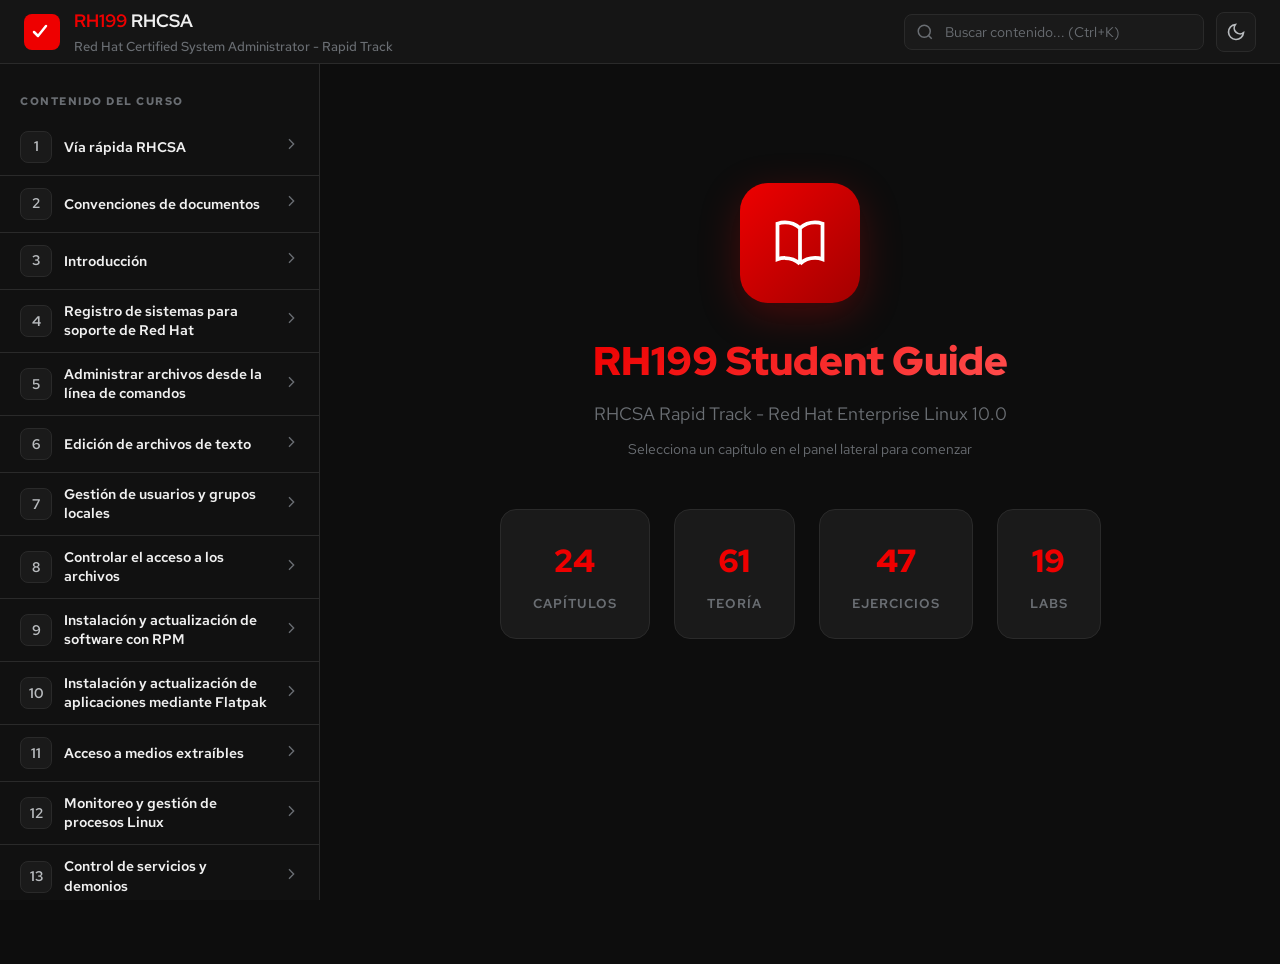
<file: 199/index.html>
<!DOCTYPE html>
<html lang="es" data-theme="dark">
<head>
  <meta charset="UTF-8">
  <meta name="viewport" content="width=device-width, initial-scale=1.0">
  <meta name="description" content="RH199 - RHCSA Rapid Track - Red Hat Certified System Administrator - Guía interactiva del estudiante">
  <title>RH199 | RHCSA Rapid Track</title>
  <link rel="icon" href="data:image/svg+xml,<svg xmlns='http://www.w3.org/2000/svg' viewBox='0 0 100 100'><rect fill='%23EE0000' rx='20' width='100' height='100'/><text x='50' y='68' text-anchor='middle' fill='white' font-size='48' font-weight='bold' font-family='sans-serif'>R</text></svg>">
  <link rel="stylesheet" href="css/styles.css">
</head>
<body>

  <!-- HEADER -->
  <header class="header">
    <div class="header-logo">
      <button class="btn-icon sidebar-toggle" id="sidebarToggle" aria-label="Toggle sidebar">
        <svg viewBox="0 0 24 24" fill="none" stroke="currentColor" stroke-width="2"><path d="M3 12h18M3 6h18M3 18h18"/></svg>
      </button>
      <svg viewBox="0 0 36 36" fill="none">
        <rect width="36" height="36" rx="8" fill="#EE0000"/>
        <path d="M10 18l4 4 8-10" stroke="white" stroke-width="2.5" stroke-linecap="round" stroke-linejoin="round"/>
      </svg>
      <div>
        <div class="header-logo-text"><span>RH199</span> RHCSA</div>
        <div class="header-course">Red Hat Certified System Administrator - Rapid Track</div>
      </div>
    </div>

    <div class="header-actions">
      <div class="header-search">
        <svg class="search-icon" viewBox="0 0 24 24" fill="none" stroke="currentColor" stroke-width="2"><circle cx="11" cy="11" r="8"/><path d="M21 21l-4.35-4.35"/></svg>
        <input type="text" id="searchInput" placeholder="Buscar contenido... (Ctrl+K)" autocomplete="off">
      </div>
      <button class="btn-icon" id="themeToggle" aria-label="Cambiar tema">
        <svg id="themeIcon" viewBox="0 0 24 24" fill="none" stroke="currentColor" stroke-width="2"><path d="M21 12.79A9 9 0 1111.21 3a7 7 0 009.79 9.79z"/></svg>
      </button>
    </div>
  </header>

  <!-- LAYOUT -->
  <div class="app-layout">
    <!-- SIDEBAR -->
    <nav class="sidebar" id="sidebar">
      <div class="sidebar-section-title">Contenido del curso</div>
      <div id="chapterList"></div>
    </nav>

    <!-- MAIN -->
    <main class="main-content" id="mainContent">
      <div class="welcome-screen" id="welcomeScreen">
        <div class="welcome-icon">
          <svg viewBox="0 0 24 24" fill="none" stroke="currentColor" stroke-width="1.5"><path d="M12 6.042A8.967 8.967 0 006 3.75c-1.052 0-2.062.18-3 .512v14.25A8.987 8.987 0 016 18c2.305 0 4.408.867 6 2.292m0-14.25a8.966 8.966 0 016-2.292c1.052 0 2.062.18 3 .512v14.25A8.987 8.987 0 0018 18a8.967 8.967 0 00-6 2.292m0-14.25v14.25"/></svg>
        </div>
        <h1>RH199 Student Guide</h1>
        <p>RHCSA Rapid Track - Red Hat Enterprise Linux 10.0</p>
        <p style="font-size: 0.9rem; color: var(--text-muted);">Selecciona un capítulo en el panel lateral para comenzar</p>
        <div class="welcome-stats" id="welcomeStats">
          <!-- Stats will be populated dynamically from structure.json -->
        </div>
      </div>

      <div class="content-view" id="contentView" style="display:none;"></div>
    </main>
  </div>

  <!-- SEARCH OVERLAY -->
  <div class="search-overlay" id="searchOverlay"></div>
  <div class="search-results" id="searchResults"></div>

  <!-- BACK TO TOP -->
  <button class="back-to-top" id="backToTop" aria-label="Volver arriba">
    <svg viewBox="0 0 24 24" fill="none" stroke="currentColor" stroke-width="2.5"><path d="M18 15l-6-6-6 6"/></svg>
  </button>

  <script src="js/app.js"></script>
</body>
</html>
</file>
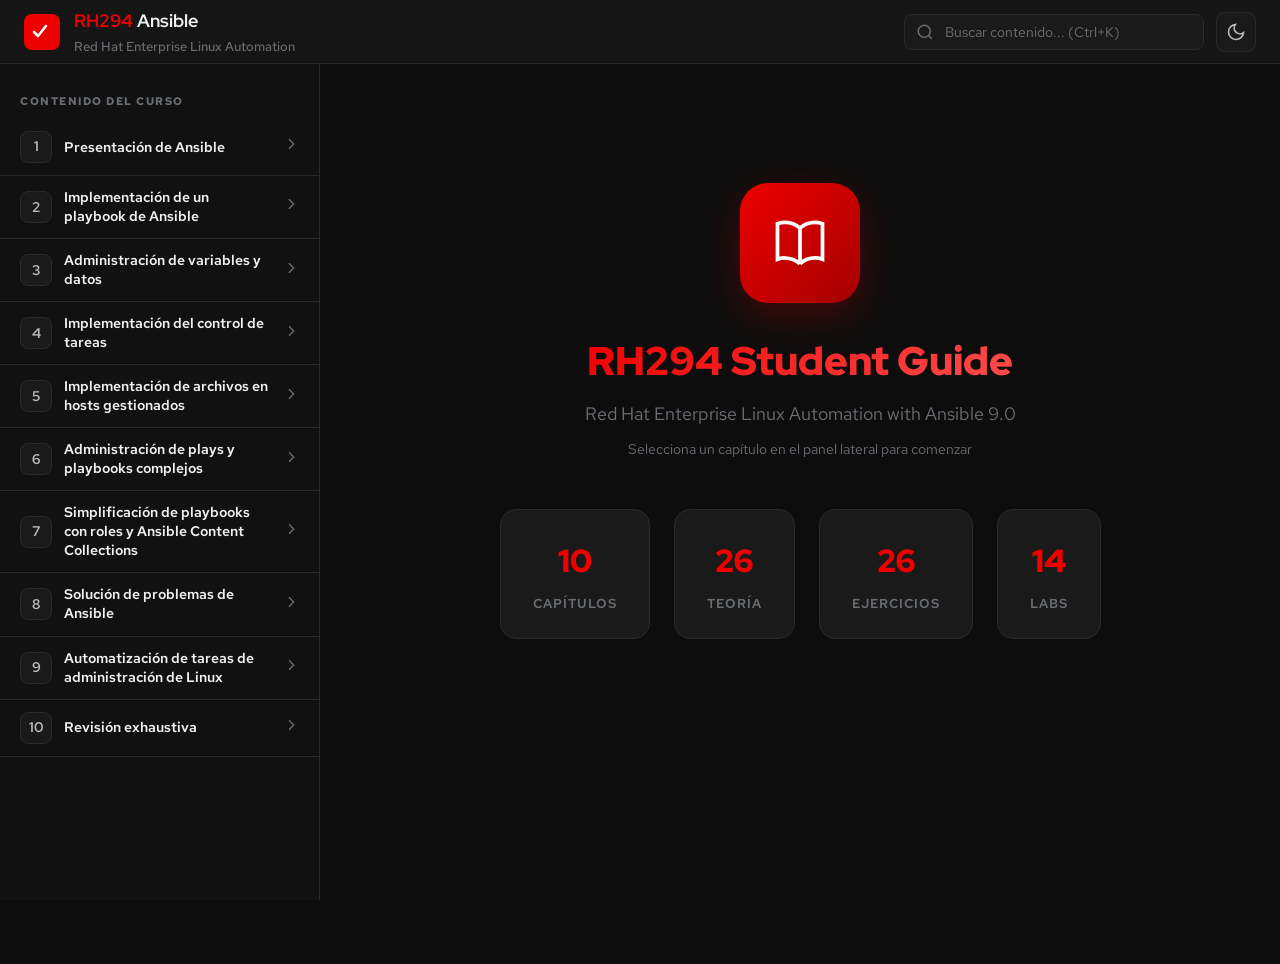
<file: 294/index.html>
<!DOCTYPE html>
<html lang="es" data-theme="dark">
<head>
  <meta charset="UTF-8">
  <meta name="viewport" content="width=device-width, initial-scale=1.0">
  <meta name="description" content="RH294 - Red Hat Enterprise Linux Automation with Ansible - Student Guide interactiva">
  <title>RH294 | Red Hat Ansible Automation</title>
  <link rel="icon" href="data:image/svg+xml,<svg xmlns='http://www.w3.org/2000/svg' viewBox='0 0 100 100'><rect fill='%23EE0000' rx='20' width='100' height='100'/><text x='50' y='68' text-anchor='middle' fill='white' font-size='48' font-weight='bold' font-family='sans-serif'>A</text></svg>">
  <link rel="stylesheet" href="css/styles.css">
</head>
<body>

  <!-- HEADER -->
  <header class="header">
    <div class="header-logo">
      <button class="btn-icon sidebar-toggle" id="sidebarToggle" aria-label="Toggle sidebar">
        <svg viewBox="0 0 24 24" fill="none" stroke="currentColor" stroke-width="2"><path d="M3 12h18M3 6h18M3 18h18"/></svg>
      </button>
      <svg viewBox="0 0 36 36" fill="none">
        <rect width="36" height="36" rx="8" fill="#EE0000"/>
        <path d="M10 18l4 4 8-10" stroke="white" stroke-width="2.5" stroke-linecap="round" stroke-linejoin="round"/>
      </svg>
      <div>
        <div class="header-logo-text"><span>RH294</span> Ansible</div>
        <div class="header-course">Red Hat Enterprise Linux Automation</div>
      </div>
    </div>

    <div class="header-actions">
      <div class="header-search">
        <svg class="search-icon" viewBox="0 0 24 24" fill="none" stroke="currentColor" stroke-width="2"><circle cx="11" cy="11" r="8"/><path d="M21 21l-4.35-4.35"/></svg>
        <input type="text" id="searchInput" placeholder="Buscar contenido... (Ctrl+K)" autocomplete="off">
      </div>
      <button class="btn-icon" id="themeToggle" aria-label="Cambiar tema">
        <svg id="themeIcon" viewBox="0 0 24 24" fill="none" stroke="currentColor" stroke-width="2"><path d="M21 12.79A9 9 0 1111.21 3a7 7 0 009.79 9.79z"/></svg>
      </button>
    </div>
  </header>

  <!-- LAYOUT -->
  <div class="app-layout">
    <!-- SIDEBAR -->
    <nav class="sidebar" id="sidebar">
      <div class="sidebar-section-title">Contenido del curso</div>
      <div id="chapterList"></div>
    </nav>

    <!-- MAIN -->
    <main class="main-content" id="mainContent">
      <div class="welcome-screen" id="welcomeScreen">
        <div class="welcome-icon">
          <svg viewBox="0 0 24 24" fill="none" stroke="currentColor" stroke-width="1.5"><path d="M12 6.042A8.967 8.967 0 006 3.75c-1.052 0-2.062.18-3 .512v14.25A8.987 8.987 0 016 18c2.305 0 4.408.867 6 2.292m0-14.25a8.966 8.966 0 016-2.292c1.052 0 2.062.18 3 .512v14.25A8.987 8.987 0 0018 18a8.967 8.967 0 00-6 2.292m0-14.25v14.25"/></svg>
        </div>
        <h1>RH294 Student Guide</h1>
        <p>Red Hat Enterprise Linux Automation with Ansible 9.0</p>
        <p style="font-size: 0.9rem; color: var(--text-muted);">Selecciona un capítulo en el panel lateral para comenzar</p>
        <div class="welcome-stats">
          <div class="stat-card">
            <div class="stat-number">10</div>
            <div class="stat-label">Capítulos</div>
          </div>
          <div class="stat-card">
            <div class="stat-number">26</div>
            <div class="stat-label">Teoría</div>
          </div>
          <div class="stat-card">
            <div class="stat-number">26</div>
            <div class="stat-label">Ejercicios</div>
          </div>
          <div class="stat-card">
            <div class="stat-number">14</div>
            <div class="stat-label">Labs</div>
          </div>
        </div>
      </div>

      <div class="content-view" id="contentView" style="display:none;"></div>
    </main>
  </div>

  <!-- SEARCH OVERLAY -->
  <div class="search-overlay" id="searchOverlay"></div>
  <div class="search-results" id="searchResults"></div>

  <!-- BACK TO TOP -->
  <button class="back-to-top" id="backToTop" aria-label="Volver arriba">
    <svg viewBox="0 0 24 24" fill="none" stroke="currentColor" stroke-width="2.5"><path d="M18 15l-6-6-6 6"/></svg>
  </button>

  <script src="js/app.js"></script>
</body>
</html>
</file>
<file: 199/css/styles.css>
@import url('https://fonts.googleapis.com/css2?family=Red+Hat+Display:wght@400;500;600;700;900&family=Red+Hat+Text:wght@400;500;600;700&family=Red+Hat+Mono:wght@400;500;600;700&display=swap');

:root {
  --rh-red: #EE0000;
  --rh-red-dark: #A30000;
  --rh-red-light: #FF4D4D;
  --rh-black: #151515;
  --rh-gray-900: #1F1F1F;
  --rh-gray-800: #292929;
  --rh-gray-700: #383838;
  --rh-gray-600: #4D4D4D;
  --rh-gray-500: #6A6E73;
  --rh-gray-400: #8A8D90;
  --rh-gray-300: #B8BBBE;
  --rh-gray-200: #D2D2D2;
  --rh-gray-100: #E8E8E8;
  --rh-gray-50: #F5F5F5;
  --rh-white: #FFFFFF;
  --rh-blue: #0066CC;
  --rh-teal: #009596;
  --rh-green: #3E8635;
  --rh-orange: #F0AB00;
  --rh-purple: #6753AC;

  --bg-primary: #0D0D0D;
  --bg-secondary: #151515;
  --bg-card: #1A1A1A;
  --bg-card-hover: #222222;
  --bg-sidebar: #111111;
  --bg-code: #0A0A0A;
  --text-primary: #F0F0F0;
  --text-secondary: #B8BBBE;
  --text-muted: #6A6E73;
  --border-color: #2A2A2A;
  --border-active: #EE0000;
  --shadow-sm: 0 1px 3px rgba(0,0,0,0.4);
  --shadow-md: 0 4px 12px rgba(0,0,0,0.5);
  --shadow-lg: 0 8px 30px rgba(0,0,0,0.6);
  --sidebar-width: 320px;
  --header-height: 64px;
  --transition: all 0.3s cubic-bezier(0.4,0,0.2,1);
}

[data-theme="light"] {
  --bg-primary: #F5F5F5;
  --bg-secondary: #FFFFFF;
  --bg-card: #FFFFFF;
  --bg-card-hover: #FAFAFA;
  --bg-sidebar: #FAFAFA;
  --bg-code: #F0F0F0;
  --text-primary: #151515;
  --text-secondary: #383838;
  --text-muted: #6A6E73;
  --border-color: #D2D2D2;
  --shadow-sm: 0 1px 3px rgba(0,0,0,0.08);
  --shadow-md: 0 4px 12px rgba(0,0,0,0.1);
  --shadow-lg: 0 8px 30px rgba(0,0,0,0.12);
}

*, *::before, *::after { box-sizing: border-box; margin: 0; padding: 0; }

html { font-size: 16px; scroll-behavior: smooth; }

body {
  font-family: 'Red Hat Text', sans-serif;
  background: var(--bg-primary);
  color: var(--text-primary);
  line-height: 1.7;
  overflow: hidden;
  height: 100vh;
}

h1, h2, h3, h4, h5, h6 {
  font-family: 'Red Hat Display', sans-serif;
  font-weight: 700;
  line-height: 1.3;
  color: var(--text-primary);
}

/* ===== SCROLLBAR ===== */
::-webkit-scrollbar { width: 6px; height: 6px; }
::-webkit-scrollbar-track { background: transparent; }
::-webkit-scrollbar-thumb { background: var(--rh-gray-600); border-radius: 3px; }
::-webkit-scrollbar-thumb:hover { background: var(--rh-red); }

/* ===== HEADER ===== */
.header {
  position: fixed; top: 0; left: 0; right: 0;
  height: var(--header-height);
  background: var(--bg-secondary);
  border-bottom: 1px solid var(--border-color);
  display: flex; align-items: center;
  padding: 0 24px;
  z-index: 100;
  backdrop-filter: blur(12px);
}

.header-logo {
  display: flex; align-items: center; gap: 14px;
  min-width: calc(var(--sidebar-width) - 48px);
}

.header-logo svg { width: 36px; height: 36px; flex-shrink: 0; }

.header-logo-text {
  font-family: 'Red Hat Display', sans-serif;
  font-weight: 700; font-size: 1.15rem;
  color: var(--text-primary);
}

.header-logo-text span { color: var(--rh-red); }

.header-course {
  font-size: 0.8rem; color: var(--text-muted);
  font-weight: 500;
}

.header-actions {
  display: flex; align-items: center; gap: 12px; margin-left: auto;
}

.header-search {
  position: relative; width: 300px;
}

.header-search input {
  width: 100%; padding: 8px 16px 8px 40px;
  background: var(--bg-card);
  border: 1px solid var(--border-color);
  border-radius: 8px; color: var(--text-primary);
  font-family: 'Red Hat Text', sans-serif;
  font-size: 0.875rem;
  transition: var(--transition);
}

.header-search input:focus {
  outline: none; border-color: var(--rh-red);
  box-shadow: 0 0 0 3px rgba(238,0,0,0.15);
}

.header-search input::placeholder { color: var(--text-muted); }

.header-search .search-icon {
  position: absolute; left: 12px; top: 50%;
  transform: translateY(-50%); color: var(--text-muted);
  width: 18px; height: 18px;
}

.btn-icon {
  width: 40px; height: 40px;
  display: flex; align-items: center; justify-content: center;
  background: var(--bg-card); border: 1px solid var(--border-color);
  border-radius: 8px; color: var(--text-secondary);
  cursor: pointer; transition: var(--transition);
}

.btn-icon:hover {
  background: var(--bg-card-hover); color: var(--rh-red);
  border-color: var(--rh-red);
}

.btn-icon svg { width: 20px; height: 20px; }

/* ===== LAYOUT ===== */
.app-layout {
  display: flex;
  margin-top: var(--header-height);
  height: calc(100vh - var(--header-height));
}

/* ===== SIDEBAR ===== */
.sidebar {
  width: var(--sidebar-width);
  min-width: var(--sidebar-width);
  background: var(--bg-sidebar);
  border-right: 1px solid var(--border-color);
  overflow-y: auto;
  padding: 16px 0;
  transition: var(--transition);
}

.sidebar.collapsed {
  min-width: 0; width: 0; padding: 0;
  overflow: hidden;
}

.sidebar-section-title {
  font-size: 0.7rem; font-weight: 700;
  text-transform: uppercase; letter-spacing: 1.5px;
  color: var(--text-muted);
  padding: 12px 20px 8px;
}

.chapter-item {
  border-bottom: 1px solid var(--border-color);
}

.chapter-header {
  display: flex; align-items: center; gap: 12px;
  padding: 12px 20px; cursor: pointer;
  transition: var(--transition);
  position: relative;
}

.chapter-header:hover { background: var(--bg-card-hover); }

.chapter-header.active {
  background: rgba(238,0,0,0.08);
}

.chapter-header.active::before {
  content: ''; position: absolute;
  left: 0; top: 0; bottom: 0; width: 3px;
  background: var(--rh-red);
  border-radius: 0 2px 2px 0;
}

.chapter-number {
  width: 32px; height: 32px;
  display: flex; align-items: center; justify-content: center;
  background: var(--bg-card);
  border: 1px solid var(--border-color);
  border-radius: 8px;
  font-family: 'Red Hat Display', sans-serif;
  font-weight: 700; font-size: 0.85rem;
  color: var(--text-secondary);
  flex-shrink: 0;
  transition: var(--transition);
}

.chapter-header.active .chapter-number {
  background: var(--rh-red);
  border-color: var(--rh-red);
  color: var(--rh-white);
}

.chapter-title {
  font-size: 0.85rem; font-weight: 600;
  color: var(--text-primary);
  flex: 1; line-height: 1.4;
}

.chapter-toggle {
  color: var(--text-muted);
  transition: var(--transition);
  flex-shrink: 0;
}

.chapter-toggle.open { transform: rotate(90deg); }

.chapter-toggle svg { width: 16px; height: 16px; }

.chapter-sections {
  max-height: 0; overflow: hidden;
  transition: max-height 0.4s cubic-bezier(0.4,0,0.2,1);
}

.chapter-sections.open { max-height: 2000px; }

.section-item {
  display: flex; align-items: center; gap: 10px;
  padding: 8px 20px 8px 52px;
  cursor: pointer; font-size: 0.8rem;
  color: var(--text-secondary);
  transition: var(--transition);
  border-left: 2px solid transparent;
}

.section-item:hover {
  background: var(--bg-card-hover);
  color: var(--text-primary);
}

.section-item.active {
  color: var(--rh-red);
  background: rgba(238,0,0,0.05);
  font-weight: 600;
}

.section-badge {
  font-size: 0.65rem; padding: 2px 6px;
  border-radius: 4px; font-weight: 600;
  flex-shrink: 0; text-transform: uppercase;
  letter-spacing: 0.5px;
}

.badge-theory { background: rgba(0,102,204,0.15); color: var(--rh-blue); }
.badge-guided_exercise { background: rgba(0,149,150,0.15); color: var(--rh-teal); }
.badge-lab { background: rgba(238,0,0,0.12); color: var(--rh-red-light); }
.badge-quiz { background: rgba(103,83,172,0.15); color: var(--rh-purple); }
.badge-summary { background: rgba(62,134,53,0.15); color: var(--rh-green); }

/* ===== MAIN CONTENT ===== */
.main-content {
  flex: 1; overflow-y: auto;
  padding: 32px 48px;
  max-width: 100%;
}

.welcome-screen {
  display: flex; flex-direction: column;
  align-items: center; justify-content: center;
  min-height: 70vh; text-align: center;
  animation: fadeIn 0.6s ease;
}

.welcome-icon {
  width: 120px; height: 120px;
  background: linear-gradient(135deg, var(--rh-red), var(--rh-red-dark));
  border-radius: 28px; display: flex;
  align-items: center; justify-content: center;
  margin-bottom: 32px;
  box-shadow: 0 12px 40px rgba(238,0,0,0.25);
  animation: pulse 3s ease-in-out infinite;
}

.welcome-icon svg { width: 60px; height: 60px; color: white; }

.welcome-screen h1 {
  font-size: 2.5rem; font-weight: 900;
  margin-bottom: 12px;
  background: linear-gradient(135deg, var(--rh-red), var(--rh-red-light));
  -webkit-background-clip: text;
  -webkit-text-fill-color: transparent;
  background-clip: text;
}

.welcome-screen p {
  font-size: 1.1rem; color: var(--text-muted);
  max-width: 500px; margin-bottom: 8px;
}

.welcome-stats {
  display: flex; gap: 24px; margin-top: 40px;
}

.stat-card {
  background: var(--bg-card);
  border: 1px solid var(--border-color);
  border-radius: 16px; padding: 24px 32px;
  text-align: center;
  transition: var(--transition);
}

.stat-card:hover {
  transform: translateY(-4px);
  box-shadow: var(--shadow-md);
  border-color: var(--rh-red);
}

.stat-number {
  font-family: 'Red Hat Display', sans-serif;
  font-size: 2rem; font-weight: 900;
  color: var(--rh-red);
}

.stat-label {
  font-size: 0.8rem; color: var(--text-muted);
  font-weight: 600; text-transform: uppercase;
  letter-spacing: 1px; margin-top: 4px;
}

/* ===== CONTENT VIEW ===== */
.content-view { animation: fadeIn 0.4s ease; }

.content-header {
  margin-bottom: 32px;
  padding-bottom: 24px;
  border-bottom: 1px solid var(--border-color);
}

.content-breadcrumb {
  display: flex; align-items: center; gap: 8px;
  font-size: 0.8rem; color: var(--text-muted);
  margin-bottom: 12px;
}

.content-breadcrumb span { color: var(--rh-red); font-weight: 600; }

.content-header h1 {
  font-size: 1.8rem; font-weight: 800;
  margin-bottom: 8px;
}

.content-meta {
  display: flex; align-items: center; gap: 16px;
  font-size: 0.85rem; color: var(--text-muted);
}

.content-meta-item {
  display: flex; align-items: center; gap: 6px;
}

.content-meta-item svg { width: 16px; height: 16px; }

/* ===== TABS ===== */
.content-tabs {
  display: flex; gap: 4px;
  background: var(--bg-card);
  border: 1px solid var(--border-color);
  border-radius: 12px; padding: 4px;
  margin-bottom: 28px;
  overflow-x: auto;
}

.tab-btn {
  padding: 10px 20px;
  border: none; background: transparent;
  color: var(--text-secondary);
  font-family: 'Red Hat Text', sans-serif;
  font-size: 0.85rem; font-weight: 600;
  border-radius: 8px; cursor: pointer;
  transition: var(--transition);
  white-space: nowrap;
  display: flex; align-items: center; gap: 8px;
}

.tab-btn:hover { background: var(--bg-card-hover); color: var(--text-primary); }

.tab-btn.active {
  background: var(--rh-red);
  color: var(--rh-white);
  box-shadow: 0 2px 8px rgba(238,0,0,0.3);
}

.tab-count {
  font-size: 0.7rem;
  background: rgba(255,255,255,0.2);
  padding: 1px 6px; border-radius: 10px;
}

.tab-btn:not(.active) .tab-count {
  background: var(--bg-primary);
}

/* ===== SECTION CONTENT ===== */
.section-content {
  background: var(--bg-card);
  border: 1px solid var(--border-color);
  border-radius: 16px;
  padding: 36px;
  margin-bottom: 20px;
  transition: var(--transition);
  animation: slideUp 0.3s ease;
}

.section-content:hover {
  box-shadow: var(--shadow-sm);
}

.section-content-header {
  display: flex; align-items: center; justify-content: space-between;
  margin-bottom: 20px; padding-bottom: 16px;
  border-bottom: 1px solid var(--border-color);
}

.section-content-title {
  font-size: 1.2rem; font-weight: 700;
  display: flex; align-items: center; gap: 12px;
}

.section-type-icon {
  width: 36px; height: 36px;
  border-radius: 10px; display: flex;
  align-items: center; justify-content: center;
  flex-shrink: 0;
}

.section-type-icon.theory { background: rgba(0,102,204,0.12); color: var(--rh-blue); }
.section-type-icon.guided_exercise { background: rgba(0,149,150,0.12); color: var(--rh-teal); }
.section-type-icon.lab { background: rgba(238,0,0,0.1); color: var(--rh-red); }
.section-type-icon.quiz { background: rgba(103,83,172,0.12); color: var(--rh-purple); }
.section-type-icon.summary { background: rgba(62,134,53,0.12); color: var(--rh-green); }

.section-type-icon svg { width: 20px; height: 20px; }

.section-body {
  font-size: 0.95rem;
  line-height: 1.85;
  color: var(--text-secondary);
}

.section-body h2, .section-body h3, .section-body h4 {
  margin-top: 28px; margin-bottom: 12px;
}

.section-body h2 { font-size: 1.3rem; color: var(--rh-red); }
.section-body h3 { font-size: 1.1rem; }
.section-body h4 { font-size: 1rem; color: var(--text-muted); }

.section-body p { margin-bottom: 14px; }

.section-body ul, .section-body ol {
  margin: 12px 0; padding-left: 24px;
}

.section-body li { margin-bottom: 6px; }

.section-body pre {
  background: var(--bg-code);
  border: 1px solid var(--border-color);
  border-radius: 10px; padding: 20px;
  overflow-x: auto; margin: 16px 0;
  font-family: 'Red Hat Mono', monospace;
  font-size: 0.85rem; line-height: 1.6;
  position: relative;
}

.section-body code {
  font-family: 'Red Hat Mono', monospace;
  background: var(--bg-code);
  padding: 2px 8px; border-radius: 4px;
  font-size: 0.85em;
  color: var(--rh-red-light);
}

.section-body pre code {
  background: none; padding: 0;
  color: var(--text-primary);
}

.section-body table {
  width: 100%; border-collapse: collapse;
  margin: 16px 0;
}

.section-body th, .section-body td {
  padding: 10px 14px; text-align: left;
  border: 1px solid var(--border-color);
  font-size: 0.85rem;
}

.section-body th {
  background: var(--bg-code);
  font-weight: 700; color: var(--text-primary);
}

.section-body blockquote {
  border-left: 3px solid var(--rh-red);
  padding: 12px 20px;
  margin: 16px 0;
  background: rgba(238,0,0,0.04);
  border-radius: 0 8px 8px 0;
  color: var(--text-secondary);
  font-style: italic;
}

/* ===== PROGRESS BAR ===== */
.progress-bar-container {
  margin-top: 8px;
}

.progress-bar {
  height: 4px; background: var(--border-color);
  border-radius: 2px; overflow: hidden;
}

.progress-bar-fill {
  height: 100%;
  background: linear-gradient(90deg, var(--rh-red), var(--rh-red-light));
  border-radius: 2px;
  transition: width 0.5s ease;
}

.progress-text {
  font-size: 0.7rem; color: var(--text-muted);
  margin-top: 4px; text-align: right;
}

/* ===== SEARCH RESULTS ===== */
.search-overlay {
  position: fixed; top: var(--header-height);
  left: 0; right: 0; bottom: 0;
  background: rgba(0,0,0,0.6);
  backdrop-filter: blur(4px);
  z-index: 90; display: none;
  animation: fadeIn 0.2s ease;
}

.search-overlay.active { display: block; }

.search-results {
  position: fixed; top: var(--header-height);
  left: 50%; transform: translateX(-50%);
  width: 600px; max-height: 60vh;
  background: var(--bg-secondary);
  border: 1px solid var(--border-color);
  border-radius: 0 0 16px 16px;
  box-shadow: var(--shadow-lg);
  overflow-y: auto; z-index: 95;
  display: none; padding: 8px;
}

.search-results.active { display: block; }

.search-result-item {
  padding: 12px 16px;
  border-radius: 8px; cursor: pointer;
  transition: var(--transition);
}

.search-result-item:hover { background: var(--bg-card-hover); }

.search-result-title {
  font-weight: 600; font-size: 0.9rem;
  color: var(--text-primary); margin-bottom: 4px;
}

.search-result-chapter {
  font-size: 0.75rem; color: var(--rh-red); font-weight: 600;
}

.search-result-snippet {
  font-size: 0.8rem; color: var(--text-muted);
  margin-top: 4px;
}

.search-result-snippet mark {
  background: rgba(238,0,0,0.2);
  color: var(--rh-red-light);
  border-radius: 2px; padding: 0 2px;
}

.search-empty {
  padding: 32px; text-align: center;
  color: var(--text-muted);
}

/* ===== MOBILE ===== */
.sidebar-toggle {
  display: none;
}

@media (max-width: 900px) {
  .sidebar {
    position: fixed; top: var(--header-height);
    left: 0; bottom: 0;
    z-index: 80;
    transform: translateX(-100%);
  }
  .sidebar.mobile-open { transform: translateX(0); }
  .sidebar-toggle { display: flex; }
  .main-content { padding: 20px; }
  .header-search { width: 180px; }
  .welcome-stats { flex-direction: column; gap: 12px; }
  .welcome-screen h1 { font-size: 1.8rem; }
}

/* ===== ANIMATIONS ===== */
@keyframes fadeIn {
  from { opacity: 0; } to { opacity: 1; }
}

@keyframes slideUp {
  from { opacity: 0; transform: translateY(12px); }
  to { opacity: 1; transform: translateY(0); }
}

@keyframes pulse {
  0%, 100% { box-shadow: 0 12px 40px rgba(238,0,0,0.25); }
  50% { box-shadow: 0 12px 60px rgba(238,0,0,0.4); }
}

/* ===== LOADING ===== */
.loading-spinner {
  display: flex; align-items: center; justify-content: center;
  padding: 60px; color: var(--text-muted);
  gap: 12px;
}

.spinner {
  width: 24px; height: 24px;
  border: 3px solid var(--border-color);
  border-top-color: var(--rh-red);
  border-radius: 50%;
  animation: spin 0.8s linear infinite;
}

@keyframes spin {
  to { transform: rotate(360deg); }
}

/* ===== BACK TO TOP ===== */
.back-to-top {
  position: fixed; bottom: 24px; right: 24px;
  width: 44px; height: 44px;
  background: var(--rh-red);
  border: none; border-radius: 12px;
  color: white; cursor: pointer;
  display: none; align-items: center; justify-content: center;
  box-shadow: 0 4px 16px rgba(238,0,0,0.3);
  transition: var(--transition); z-index: 50;
}

.back-to-top:hover {
  transform: translateY(-3px);
  box-shadow: 0 6px 20px rgba(238,0,0,0.45);
}

.back-to-top.visible { display: flex; }
.back-to-top svg { width: 22px; height: 22px; }
</file>
<file: 294/css/styles.css>
@import url('https://fonts.googleapis.com/css2?family=Red+Hat+Display:wght@400;500;600;700;900&family=Red+Hat+Text:wght@400;500;600;700&family=Red+Hat+Mono:wght@400;500;600;700&display=swap');

:root {
  --rh-red: #EE0000;
  --rh-red-dark: #A30000;
  --rh-red-light: #FF4D4D;
  --rh-black: #151515;
  --rh-gray-900: #1F1F1F;
  --rh-gray-800: #292929;
  --rh-gray-700: #383838;
  --rh-gray-600: #4D4D4D;
  --rh-gray-500: #6A6E73;
  --rh-gray-400: #8A8D90;
  --rh-gray-300: #B8BBBE;
  --rh-gray-200: #D2D2D2;
  --rh-gray-100: #E8E8E8;
  --rh-gray-50: #F5F5F5;
  --rh-white: #FFFFFF;
  --rh-blue: #0066CC;
  --rh-teal: #009596;
  --rh-green: #3E8635;
  --rh-orange: #F0AB00;
  --rh-purple: #6753AC;

  --bg-primary: #0D0D0D;
  --bg-secondary: #151515;
  --bg-card: #1A1A1A;
  --bg-card-hover: #222222;
  --bg-sidebar: #111111;
  --bg-code: #0A0A0A;
  --text-primary: #F0F0F0;
  --text-secondary: #B8BBBE;
  --text-muted: #6A6E73;
  --border-color: #2A2A2A;
  --border-active: #EE0000;
  --shadow-sm: 0 1px 3px rgba(0,0,0,0.4);
  --shadow-md: 0 4px 12px rgba(0,0,0,0.5);
  --shadow-lg: 0 8px 30px rgba(0,0,0,0.6);
  --sidebar-width: 320px;
  --header-height: 64px;
  --transition: all 0.3s cubic-bezier(0.4,0,0.2,1);
}

[data-theme="light"] {
  --bg-primary: #F5F5F5;
  --bg-secondary: #FFFFFF;
  --bg-card: #FFFFFF;
  --bg-card-hover: #FAFAFA;
  --bg-sidebar: #FAFAFA;
  --bg-code: #F0F0F0;
  --text-primary: #151515;
  --text-secondary: #383838;
  --text-muted: #6A6E73;
  --border-color: #D2D2D2;
  --shadow-sm: 0 1px 3px rgba(0,0,0,0.08);
  --shadow-md: 0 4px 12px rgba(0,0,0,0.1);
  --shadow-lg: 0 8px 30px rgba(0,0,0,0.12);
}

*, *::before, *::after { box-sizing: border-box; margin: 0; padding: 0; }

html { font-size: 16px; scroll-behavior: smooth; }

body {
  font-family: 'Red Hat Text', sans-serif;
  background: var(--bg-primary);
  color: var(--text-primary);
  line-height: 1.7;
  overflow: hidden;
  height: 100vh;
}

h1, h2, h3, h4, h5, h6 {
  font-family: 'Red Hat Display', sans-serif;
  font-weight: 700;
  line-height: 1.3;
  color: var(--text-primary);
}

/* ===== SCROLLBAR ===== */
::-webkit-scrollbar { width: 6px; height: 6px; }
::-webkit-scrollbar-track { background: transparent; }
::-webkit-scrollbar-thumb { background: var(--rh-gray-600); border-radius: 3px; }
::-webkit-scrollbar-thumb:hover { background: var(--rh-red); }

/* ===== HEADER ===== */
.header {
  position: fixed; top: 0; left: 0; right: 0;
  height: var(--header-height);
  background: var(--bg-secondary);
  border-bottom: 1px solid var(--border-color);
  display: flex; align-items: center;
  padding: 0 24px;
  z-index: 100;
  backdrop-filter: blur(12px);
}

.header-logo {
  display: flex; align-items: center; gap: 14px;
  min-width: calc(var(--sidebar-width) - 48px);
}

.header-logo svg { width: 36px; height: 36px; flex-shrink: 0; }

.header-logo-text {
  font-family: 'Red Hat Display', sans-serif;
  font-weight: 700; font-size: 1.15rem;
  color: var(--text-primary);
}

.header-logo-text span { color: var(--rh-red); }

.header-course {
  font-size: 0.8rem; color: var(--text-muted);
  font-weight: 500;
}

.header-actions {
  display: flex; align-items: center; gap: 12px; margin-left: auto;
}

.header-search {
  position: relative; width: 300px;
}

.header-search input {
  width: 100%; padding: 8px 16px 8px 40px;
  background: var(--bg-card);
  border: 1px solid var(--border-color);
  border-radius: 8px; color: var(--text-primary);
  font-family: 'Red Hat Text', sans-serif;
  font-size: 0.875rem;
  transition: var(--transition);
}

.header-search input:focus {
  outline: none; border-color: var(--rh-red);
  box-shadow: 0 0 0 3px rgba(238,0,0,0.15);
}

.header-search input::placeholder { color: var(--text-muted); }

.header-search .search-icon {
  position: absolute; left: 12px; top: 50%;
  transform: translateY(-50%); color: var(--text-muted);
  width: 18px; height: 18px;
}

.btn-icon {
  width: 40px; height: 40px;
  display: flex; align-items: center; justify-content: center;
  background: var(--bg-card); border: 1px solid var(--border-color);
  border-radius: 8px; color: var(--text-secondary);
  cursor: pointer; transition: var(--transition);
}

.btn-icon:hover {
  background: var(--bg-card-hover); color: var(--rh-red);
  border-color: var(--rh-red);
}

.btn-icon svg { width: 20px; height: 20px; }

/* ===== LAYOUT ===== */
.app-layout {
  display: flex;
  margin-top: var(--header-height);
  height: calc(100vh - var(--header-height));
}

/* ===== SIDEBAR ===== */
.sidebar {
  width: var(--sidebar-width);
  min-width: var(--sidebar-width);
  background: var(--bg-sidebar);
  border-right: 1px solid var(--border-color);
  overflow-y: auto;
  padding: 16px 0;
  transition: var(--transition);
}

.sidebar.collapsed {
  min-width: 0; width: 0; padding: 0;
  overflow: hidden;
}

.sidebar-section-title {
  font-size: 0.7rem; font-weight: 700;
  text-transform: uppercase; letter-spacing: 1.5px;
  color: var(--text-muted);
  padding: 12px 20px 8px;
}

.chapter-item {
  border-bottom: 1px solid var(--border-color);
}

.chapter-header {
  display: flex; align-items: center; gap: 12px;
  padding: 12px 20px; cursor: pointer;
  transition: var(--transition);
  position: relative;
}

.chapter-header:hover { background: var(--bg-card-hover); }

.chapter-header.active {
  background: rgba(238,0,0,0.08);
}

.chapter-header.active::before {
  content: ''; position: absolute;
  left: 0; top: 0; bottom: 0; width: 3px;
  background: var(--rh-red);
  border-radius: 0 2px 2px 0;
}

.chapter-number {
  width: 32px; height: 32px;
  display: flex; align-items: center; justify-content: center;
  background: var(--bg-card);
  border: 1px solid var(--border-color);
  border-radius: 8px;
  font-family: 'Red Hat Display', sans-serif;
  font-weight: 700; font-size: 0.85rem;
  color: var(--text-secondary);
  flex-shrink: 0;
  transition: var(--transition);
}

.chapter-header.active .chapter-number {
  background: var(--rh-red);
  border-color: var(--rh-red);
  color: var(--rh-white);
}

.chapter-title {
  font-size: 0.85rem; font-weight: 600;
  color: var(--text-primary);
  flex: 1; line-height: 1.4;
}

.chapter-toggle {
  color: var(--text-muted);
  transition: var(--transition);
  flex-shrink: 0;
}

.chapter-toggle.open { transform: rotate(90deg); }

.chapter-toggle svg { width: 16px; height: 16px; }

.chapter-sections {
  max-height: 0; overflow: hidden;
  transition: max-height 0.4s cubic-bezier(0.4,0,0.2,1);
}

.chapter-sections.open { max-height: 2000px; }

.section-item {
  display: flex; align-items: center; gap: 10px;
  padding: 8px 20px 8px 52px;
  cursor: pointer; font-size: 0.8rem;
  color: var(--text-secondary);
  transition: var(--transition);
  border-left: 2px solid transparent;
}

.section-item:hover {
  background: var(--bg-card-hover);
  color: var(--text-primary);
}

.section-item.active {
  color: var(--rh-red);
  background: rgba(238,0,0,0.05);
  font-weight: 600;
}

.section-badge {
  font-size: 0.65rem; padding: 2px 6px;
  border-radius: 4px; font-weight: 600;
  flex-shrink: 0; text-transform: uppercase;
  letter-spacing: 0.5px;
}

.badge-theory { background: rgba(0,102,204,0.15); color: var(--rh-blue); }
.badge-guided_exercise { background: rgba(0,149,150,0.15); color: var(--rh-teal); }
.badge-lab { background: rgba(238,0,0,0.12); color: var(--rh-red-light); }
.badge-quiz { background: rgba(103,83,172,0.15); color: var(--rh-purple); }
.badge-summary { background: rgba(62,134,53,0.15); color: var(--rh-green); }

/* ===== MAIN CONTENT ===== */
.main-content {
  flex: 1; overflow-y: auto;
  padding: 32px 48px;
  max-width: 100%;
}

.welcome-screen {
  display: flex; flex-direction: column;
  align-items: center; justify-content: center;
  min-height: 70vh; text-align: center;
  animation: fadeIn 0.6s ease;
}

.welcome-icon {
  width: 120px; height: 120px;
  background: linear-gradient(135deg, var(--rh-red), var(--rh-red-dark));
  border-radius: 28px; display: flex;
  align-items: center; justify-content: center;
  margin-bottom: 32px;
  box-shadow: 0 12px 40px rgba(238,0,0,0.25);
  animation: pulse 3s ease-in-out infinite;
}

.welcome-icon svg { width: 60px; height: 60px; color: white; }

.welcome-screen h1 {
  font-size: 2.5rem; font-weight: 900;
  margin-bottom: 12px;
  background: linear-gradient(135deg, var(--rh-red), var(--rh-red-light));
  -webkit-background-clip: text;
  -webkit-text-fill-color: transparent;
  background-clip: text;
}

.welcome-screen p {
  font-size: 1.1rem; color: var(--text-muted);
  max-width: 500px; margin-bottom: 8px;
}

.welcome-stats {
  display: flex; gap: 24px; margin-top: 40px;
}

.stat-card {
  background: var(--bg-card);
  border: 1px solid var(--border-color);
  border-radius: 16px; padding: 24px 32px;
  text-align: center;
  transition: var(--transition);
}

.stat-card:hover {
  transform: translateY(-4px);
  box-shadow: var(--shadow-md);
  border-color: var(--rh-red);
}

.stat-number {
  font-family: 'Red Hat Display', sans-serif;
  font-size: 2rem; font-weight: 900;
  color: var(--rh-red);
}

.stat-label {
  font-size: 0.8rem; color: var(--text-muted);
  font-weight: 600; text-transform: uppercase;
  letter-spacing: 1px; margin-top: 4px;
}

/* ===== CONTENT VIEW ===== */
.content-view { animation: fadeIn 0.4s ease; }

.content-header {
  margin-bottom: 32px;
  padding-bottom: 24px;
  border-bottom: 1px solid var(--border-color);
}

.content-breadcrumb {
  display: flex; align-items: center; gap: 8px;
  font-size: 0.8rem; color: var(--text-muted);
  margin-bottom: 12px;
}

.content-breadcrumb span { color: var(--rh-red); font-weight: 600; }

.content-header h1 {
  font-size: 1.8rem; font-weight: 800;
  margin-bottom: 8px;
}

.content-meta {
  display: flex; align-items: center; gap: 16px;
  font-size: 0.85rem; color: var(--text-muted);
}

.content-meta-item {
  display: flex; align-items: center; gap: 6px;
}

.content-meta-item svg { width: 16px; height: 16px; }

/* ===== TABS ===== */
.content-tabs {
  display: flex; gap: 4px;
  background: var(--bg-card);
  border: 1px solid var(--border-color);
  border-radius: 12px; padding: 4px;
  margin-bottom: 28px;
  overflow-x: auto;
}

.tab-btn {
  padding: 10px 20px;
  border: none; background: transparent;
  color: var(--text-secondary);
  font-family: 'Red Hat Text', sans-serif;
  font-size: 0.85rem; font-weight: 600;
  border-radius: 8px; cursor: pointer;
  transition: var(--transition);
  white-space: nowrap;
  display: flex; align-items: center; gap: 8px;
}

.tab-btn:hover { background: var(--bg-card-hover); color: var(--text-primary); }

.tab-btn.active {
  background: var(--rh-red);
  color: var(--rh-white);
  box-shadow: 0 2px 8px rgba(238,0,0,0.3);
}

.tab-count {
  font-size: 0.7rem;
  background: rgba(255,255,255,0.2);
  padding: 1px 6px; border-radius: 10px;
}

.tab-btn:not(.active) .tab-count {
  background: var(--bg-primary);
}

/* ===== SECTION CONTENT ===== */
.section-content {
  background: var(--bg-card);
  border: 1px solid var(--border-color);
  border-radius: 16px;
  padding: 36px;
  margin-bottom: 20px;
  transition: var(--transition);
  animation: slideUp 0.3s ease;
}

.section-content:hover {
  box-shadow: var(--shadow-sm);
}

.section-content-header {
  display: flex; align-items: center; justify-content: space-between;
  margin-bottom: 20px; padding-bottom: 16px;
  border-bottom: 1px solid var(--border-color);
}

.section-content-title {
  font-size: 1.2rem; font-weight: 700;
  display: flex; align-items: center; gap: 12px;
}

.section-type-icon {
  width: 36px; height: 36px;
  border-radius: 10px; display: flex;
  align-items: center; justify-content: center;
  flex-shrink: 0;
}

.section-type-icon.theory { background: rgba(0,102,204,0.12); color: var(--rh-blue); }
.section-type-icon.guided_exercise { background: rgba(0,149,150,0.12); color: var(--rh-teal); }
.section-type-icon.lab { background: rgba(238,0,0,0.1); color: var(--rh-red); }
.section-type-icon.quiz { background: rgba(103,83,172,0.12); color: var(--rh-purple); }
.section-type-icon.summary { background: rgba(62,134,53,0.12); color: var(--rh-green); }

.section-type-icon svg { width: 20px; height: 20px; }

.section-body {
  font-size: 0.95rem;
  line-height: 1.85;
  color: var(--text-secondary);
}

.section-body h2, .section-body h3, .section-body h4 {
  margin-top: 28px; margin-bottom: 12px;
}

.section-body h2 { font-size: 1.3rem; color: var(--rh-red); }
.section-body h3 { font-size: 1.1rem; }
.section-body h4 { font-size: 1rem; color: var(--text-muted); }

.section-body p { margin-bottom: 14px; }

.section-body ul, .section-body ol {
  margin: 12px 0; padding-left: 24px;
}

.section-body li { margin-bottom: 6px; }

.section-body pre {
  background: var(--bg-code);
  border: 1px solid var(--border-color);
  border-radius: 10px; padding: 20px;
  overflow-x: auto; margin: 16px 0;
  font-family: 'Red Hat Mono', monospace;
  font-size: 0.85rem; line-height: 1.6;
  position: relative;
}

.section-body code {
  font-family: 'Red Hat Mono', monospace;
  background: var(--bg-code);
  padding: 2px 8px; border-radius: 4px;
  font-size: 0.85em;
  color: var(--rh-red-light);
}

.section-body pre code {
  background: none; padding: 0;
  color: var(--text-primary);
}

.section-body table {
  width: 100%; border-collapse: collapse;
  margin: 16px 0;
}

.section-body th, .section-body td {
  padding: 10px 14px; text-align: left;
  border: 1px solid var(--border-color);
  font-size: 0.85rem;
}

.section-body th {
  background: var(--bg-code);
  font-weight: 700; color: var(--text-primary);
}

.section-body blockquote {
  border-left: 3px solid var(--rh-red);
  padding: 12px 20px;
  margin: 16px 0;
  background: rgba(238,0,0,0.04);
  border-radius: 0 8px 8px 0;
  color: var(--text-secondary);
  font-style: italic;
}

/* ===== PROGRESS BAR ===== */
.progress-bar-container {
  margin-top: 8px;
}

.progress-bar {
  height: 4px; background: var(--border-color);
  border-radius: 2px; overflow: hidden;
}

.progress-bar-fill {
  height: 100%;
  background: linear-gradient(90deg, var(--rh-red), var(--rh-red-light));
  border-radius: 2px;
  transition: width 0.5s ease;
}

.progress-text {
  font-size: 0.7rem; color: var(--text-muted);
  margin-top: 4px; text-align: right;
}

/* ===== SEARCH RESULTS ===== */
.search-overlay {
  position: fixed; top: var(--header-height);
  left: 0; right: 0; bottom: 0;
  background: rgba(0,0,0,0.6);
  backdrop-filter: blur(4px);
  z-index: 90; display: none;
  animation: fadeIn 0.2s ease;
}

.search-overlay.active { display: block; }

.search-results {
  position: fixed; top: var(--header-height);
  left: 50%; transform: translateX(-50%);
  width: 600px; max-height: 60vh;
  background: var(--bg-secondary);
  border: 1px solid var(--border-color);
  border-radius: 0 0 16px 16px;
  box-shadow: var(--shadow-lg);
  overflow-y: auto; z-index: 95;
  display: none; padding: 8px;
}

.search-results.active { display: block; }

.search-result-item {
  padding: 12px 16px;
  border-radius: 8px; cursor: pointer;
  transition: var(--transition);
}

.search-result-item:hover { background: var(--bg-card-hover); }

.search-result-title {
  font-weight: 600; font-size: 0.9rem;
  color: var(--text-primary); margin-bottom: 4px;
}

.search-result-chapter {
  font-size: 0.75rem; color: var(--rh-red); font-weight: 600;
}

.search-result-snippet {
  font-size: 0.8rem; color: var(--text-muted);
  margin-top: 4px;
}

.search-result-snippet mark {
  background: rgba(238,0,0,0.2);
  color: var(--rh-red-light);
  border-radius: 2px; padding: 0 2px;
}

.search-empty {
  padding: 32px; text-align: center;
  color: var(--text-muted);
}

/* ===== MOBILE ===== */
.sidebar-toggle {
  display: none;
}

@media (max-width: 900px) {
  .sidebar {
    position: fixed; top: var(--header-height);
    left: 0; bottom: 0;
    z-index: 80;
    transform: translateX(-100%);
  }
  .sidebar.mobile-open { transform: translateX(0); }
  .sidebar-toggle { display: flex; }
  .main-content { padding: 20px; }
  .header-search { width: 180px; }
  .welcome-stats { flex-direction: column; gap: 12px; }
  .welcome-screen h1 { font-size: 1.8rem; }
}

/* ===== ANIMATIONS ===== */
@keyframes fadeIn {
  from { opacity: 0; } to { opacity: 1; }
}

@keyframes slideUp {
  from { opacity: 0; transform: translateY(12px); }
  to { opacity: 1; transform: translateY(0); }
}

@keyframes pulse {
  0%, 100% { box-shadow: 0 12px 40px rgba(238,0,0,0.25); }
  50% { box-shadow: 0 12px 60px rgba(238,0,0,0.4); }
}

/* ===== LOADING ===== */
.loading-spinner {
  display: flex; align-items: center; justify-content: center;
  padding: 60px; color: var(--text-muted);
  gap: 12px;
}

.spinner {
  width: 24px; height: 24px;
  border: 3px solid var(--border-color);
  border-top-color: var(--rh-red);
  border-radius: 50%;
  animation: spin 0.8s linear infinite;
}

@keyframes spin {
  to { transform: rotate(360deg); }
}

/* ===== BACK TO TOP ===== */
.back-to-top {
  position: fixed; bottom: 24px; right: 24px;
  width: 44px; height: 44px;
  background: var(--rh-red);
  border: none; border-radius: 12px;
  color: white; cursor: pointer;
  display: none; align-items: center; justify-content: center;
  box-shadow: 0 4px 16px rgba(238,0,0,0.3);
  transition: var(--transition); z-index: 50;
}

.back-to-top:hover {
  transform: translateY(-3px);
  box-shadow: 0 6px 20px rgba(238,0,0,0.45);
}

.back-to-top.visible { display: flex; }
.back-to-top svg { width: 22px; height: 22px; }
</file>
